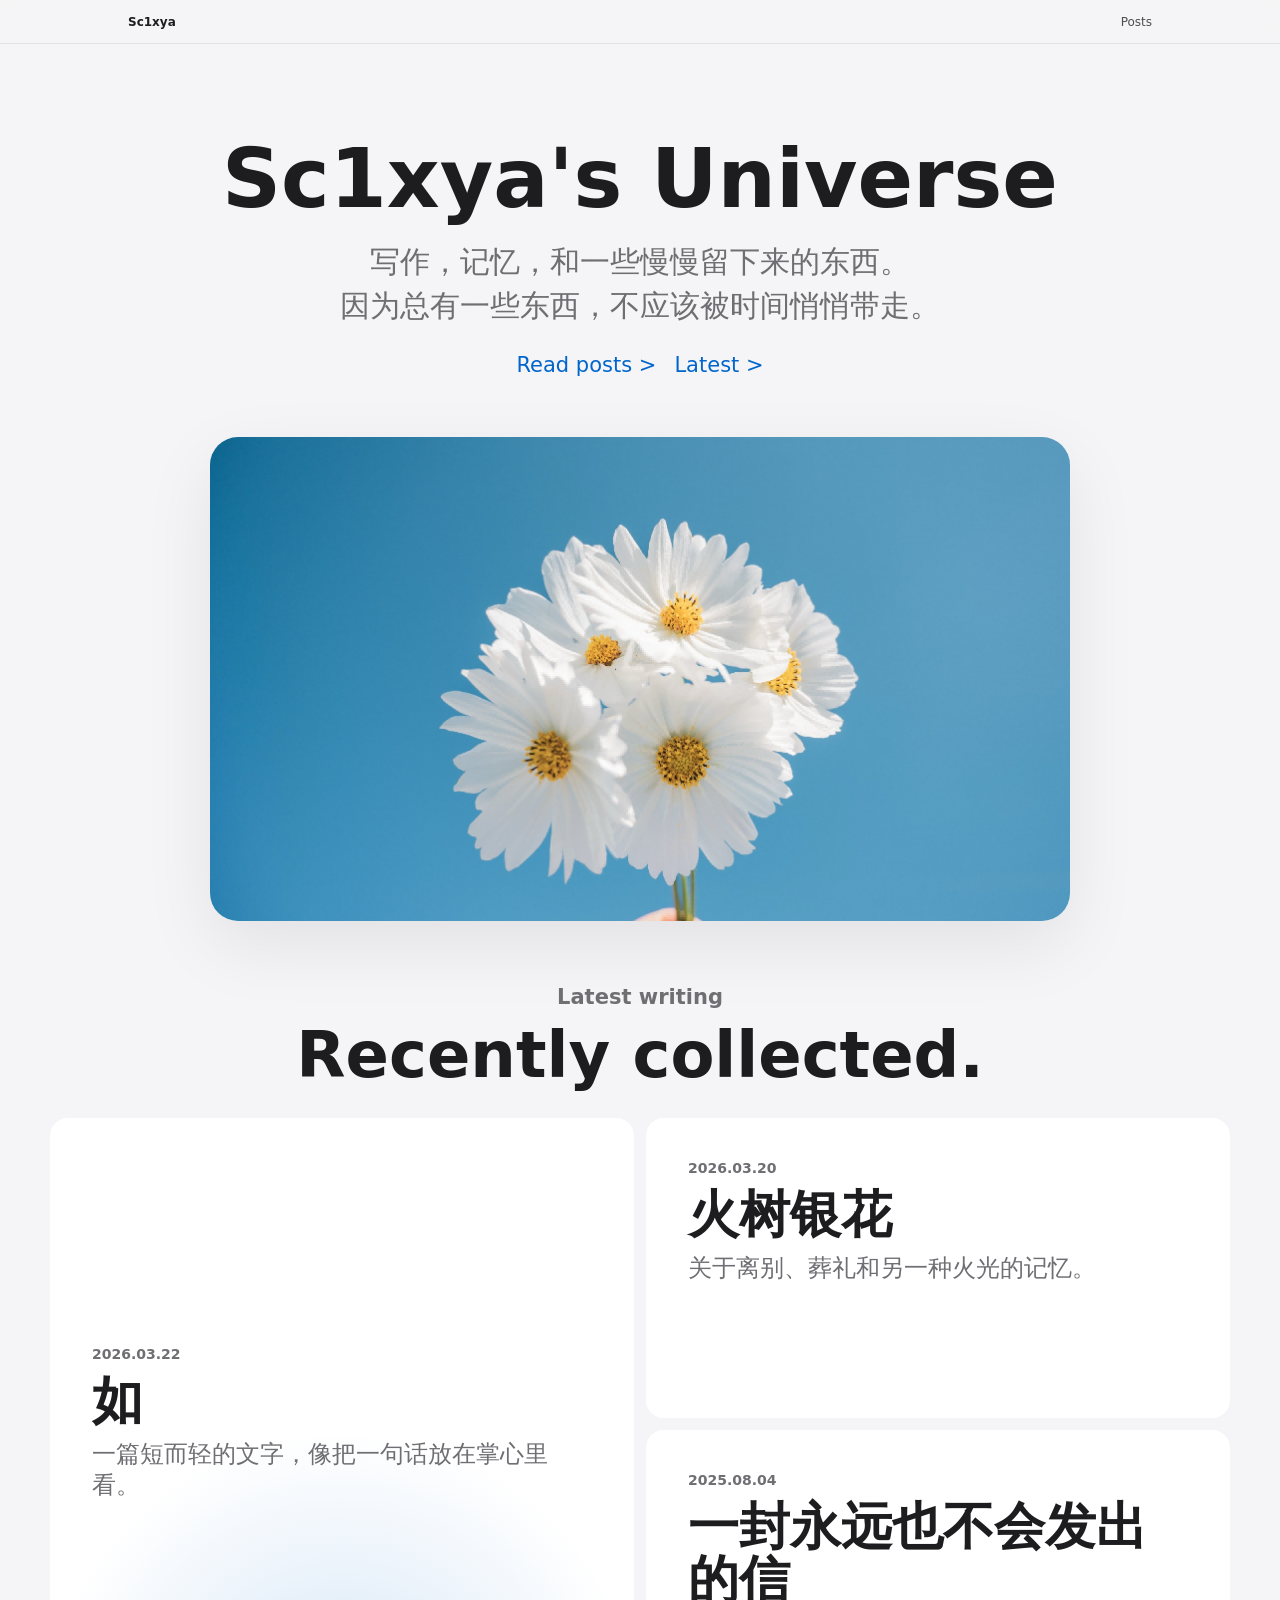
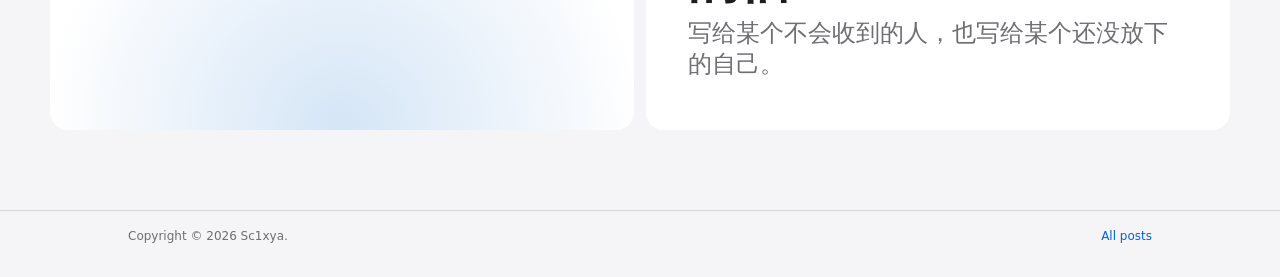
<file: index.html>
<!DOCTYPE html>
<html lang="zh-CN">
<head>
    <meta charset="UTF-8" />
    <meta name="viewport" content="width=device-width, initial-scale=1.0" />
    <title>Sc1xya's Universe</title>
    <link rel="icon" href="./html/pics/daisy.png" />
    <link rel="stylesheet" href="./css/index.css" />
</head>

<body>
    <header class="site-nav">
        <a class="brand" href="./index.html">Sc1xya</a>
        <nav aria-label="Primary navigation">
            <a href="./html/posts_black.html">Posts</a>
        </nav>
    </header>

    <main>
        <section class="hero" aria-labelledby="hero-title">
            <h1 class="eyebrow" id="hero-title">Sc1xya's Universe</h1>
            <div class="intro">
                <p>写作，记忆，和一些慢慢留下来的东西。</p>
                <p>因为总有一些东西，不应该被时间悄悄带走。</p>
            </div>
            <div class="actions">
                <a class="primary-link" href="./html/posts_black.html">Read posts</a>
                <a class="secondary-link" href="./html/post_black.html?id=%E7%81%AB%E6%A0%91%E9%93%B6%E8%8A%B1">Latest</a>
            </div>
            <figure class="hero-visual">
                <img src="./html/pics/daisy.png" alt="A small daisy in soft light" />
            </figure>
        </section>

        <section class="latest" aria-labelledby="latest-title">
            <div class="section-heading">
                <p class="eyebrow">Latest writing</p>
                <h2 id="latest-title">Recently collected.</h2>
            </div>

            <div class="post-grid">
                <a class="post-card feature" href="./html/post_black.html?id=%E5%A6%82">
                    <span class="post-date">2026.03.22</span>
                    <strong>如</strong>
                    <span>一篇短而轻的文字，像把一句话放在掌心里看。</span>
                </a>

                <a class="post-card" href="./html/post_black.html?id=%E7%81%AB%E6%A0%91%E9%93%B6%E8%8A%B1">
                    <span class="post-date">2026.03.20</span>
                    <strong>火树银花</strong>
                    <span>关于离别、葬礼和另一种火光的记忆。</span>
                </a>

                <a class="post-card" href="./html/post_black.html?id=%E4%B8%80%E5%B0%81%E6%B0%B8%E8%BF%9C%E4%B9%9F%E4%B8%8D%E4%BC%9A%E5%8F%91%E5%87%BA%E7%9A%84%E4%BF%A1">
                    <span class="post-date">2025.08.04</span>
                    <strong>一封永远也不会发出的信</strong>
                    <span>写给某个不会收到的人，也写给某个还没放下的自己。</span>
                </a>
            </div>
        </section>
    </main>

    <footer class="site-footer">
        <span>Copyright © 2026 Sc1xya.</span>
        <a href="./html/posts_black.html">All posts</a>
    </footer>
</body>
</html>
</file>
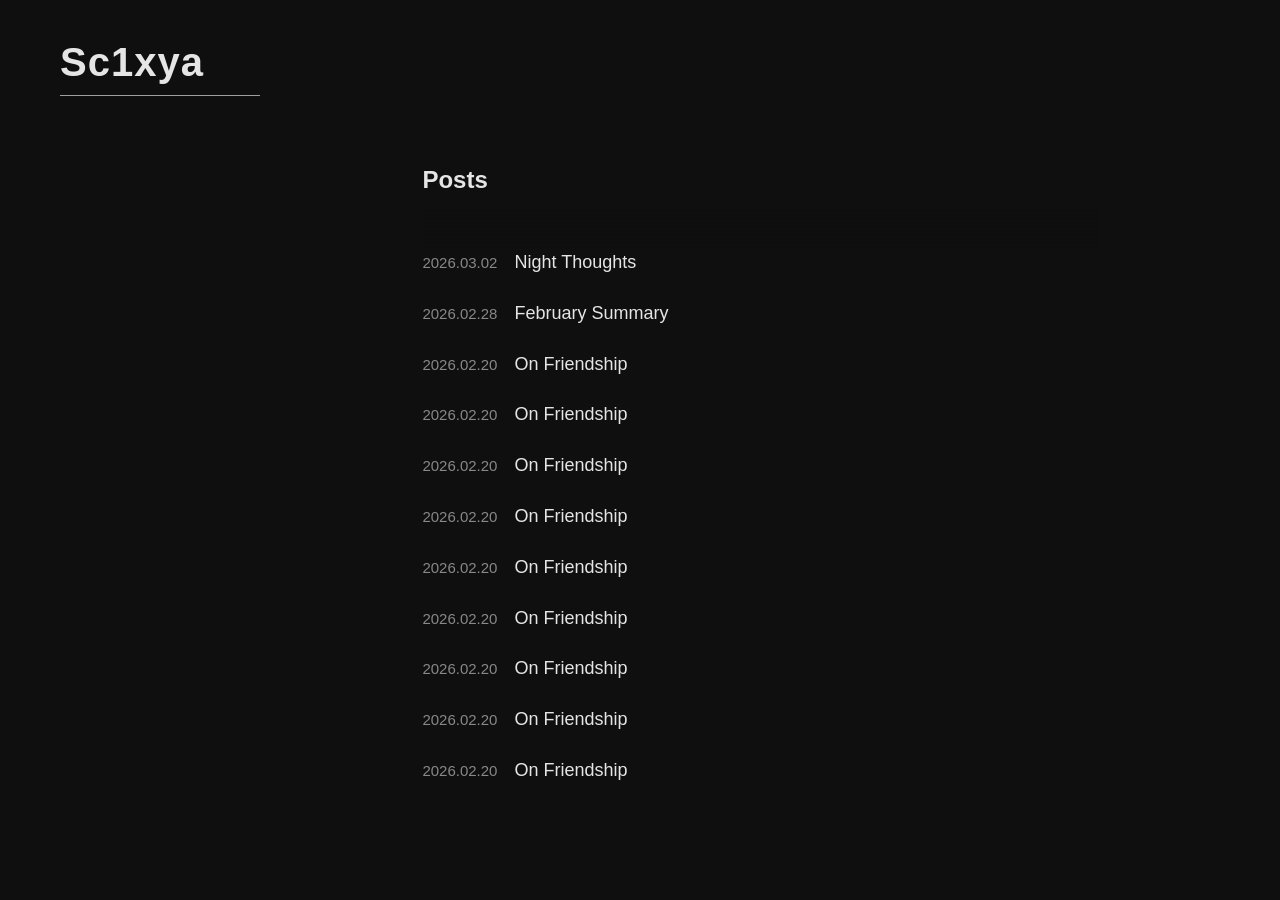
<file: posts_black.html>
<!DOCTYPE html>
<html lang="en">
<head>
  <meta charset="UTF-8" />
  <meta name="viewport" content="width=device-width, initial-scale=1.0" />
  <title>Posts — Sc1xya</title>
  <link rel="stylesheet" href="./posts.css" />
</head>

<body>
  <!-- 左上角固定标识 -->
  <header class="site-title">
    <h1><a href="./index.html" style="color:#e5e5e5; text-decoration:none;">Sc1xya</a></h1>
    <div class="line"></div>
  </header>

  <!-- 内容区 -->
  <main class="container">
    <h2>Posts</h2>

    <!-- 只有这里滚 -->
    <ul class="post-list">
      <li class="post-item">
        <span class="date">2026.03.02</span>
        <a href="./post.html?id=night-thoughts">Night Thoughts</a>
      </li>

      <li class="post-item">
        <span class="date">2026.02.28</span>
        <a href="./post.html?id=feb-summary">February Summary</a>
      </li>

      <li class="post-item">
        <span class="date">2026.02.20</span>
        <a href="./post.html?id=friendship">On Friendship</a>
      </li>

      <li class="post-item">
        <span class="date">2026.02.20</span>
        <a href="./post.html?id=friendship">On Friendship</a>
      </li>

      <li class="post-item">
        <span class="date">2026.02.20</span>
        <a href="./post.html?id=friendship">On Friendship</a>
      </li>

      <li class="post-item">
        <span class="date">2026.02.20</span>
        <a href="./post.html?id=friendship">On Friendship</a>
      </li>

      <li class="post-item">
        <span class="date">2026.02.20</span>
        <a href="./post.html?id=friendship">On Friendship</a>
      </li>

      <li class="post-item">
        <span class="date">2026.02.20</span>
        <a href="./post.html?id=friendship">On Friendship</a>
      </li>

      <li class="post-item">
        <span class="date">2026.02.20</span>
        <a href="./post.html?id=friendship">On Friendship</a>
      </li>

      <li class="post-item">
        <span class="date">2026.02.20</span>
        <a href="./post.html?id=friendship">On Friendship</a>
      </li>

      <li class="post-item">
        <span class="date">2026.02.20</span>
        <a href="./post.html?id=friendship">On Friendship</a>
      </li>

      <li class="post-item">
        <span class="date">2026.02.20</span>
        <a href="./post.html?id=friendship">On Friendship</a>
      </li>

      <li class="post-item">
        <span class="date">2026.02.20</span>
        <a href="./post.html?id=friendship">On Friendship</a>
      </li>

      <li class="post-item">
        <span class="date">2026.02.20</span>
        <a href="./post.html?id=friendship">On Friendship</a>
      </li>

      <li class="post-item">
        <span class="date">2026.02.20</span>
        <a href="./post.html?id=friendship">On Friendship</a>
      </li>

      <li class="post-item">
        <span class="date">2026.02.20</span>
        <a href="./post.html?id=friendship">On Friendship</a>
      </li>

      <li class="post-item">
        <span class="date">2026.02.20</span>
        <a href="./post.html?id=friendship">On Friendship</a>
      </li>

      <li class="post-item">
        <span class="date">2026.02.20</span>
        <a href="./post.html?id=friendship">On Friendship</a>
      </li>

      <li class="post-item">
        <span class="date">2026.02.20</span>
        <a href="./post.html?id=friendship">On Friendship</a>
      </li>

      <li class="post-item">
        <span class="date">2026.02.20</span>
        <a href="./post.html?id=friendship">On Friendship</a>
      </li>

      <li class="post-item">
        <span class="date">2026.02.20</span>
        <a href="./post.html?id=friendship">On Friendship</a>
      </li>

      <li class="post-item">
        <span class="date">2026.02.20</span>
        <a href="./post.html?id=friendship">On Friendship</a>
      </li>

      <!-- 你复制粘贴更多条目就行 -->
    </ul>
  </main>
</body>
</html>
</file>
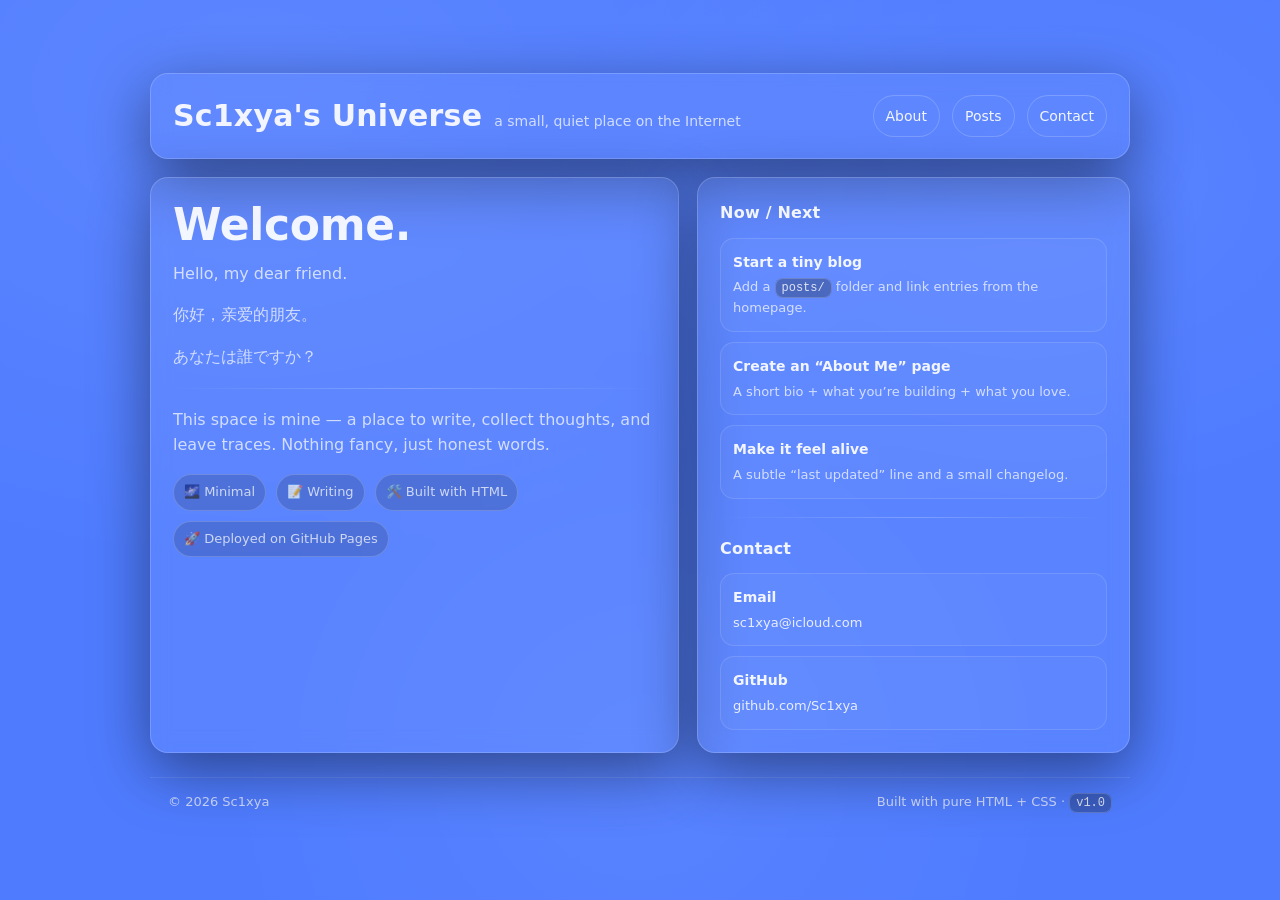
<file: test.html>
<!DOCTYPE html>
<html lang="en">
<head>
  <meta charset="UTF-8" />
  <meta name="viewport" content="width=device-width, initial-scale=1.0" />
  <title>Sc1xya's Universe</title>
  <link rel="stylesheet" href="style.css"/>
</head>

<body>
  <div class="wrap">
    <div class="container">

      <header>
        <div class="brand">
          <h1>Sc1xya's Universe</h1>
          <span class="tagline">a small, quiet place on the Internet</span>
        </div>

        <nav>
          <a class="pill" href="#about">About</a>
          <a class="pill" href="#posts">Posts</a>
          <a class="pill" href="#contact">Contact</a>
        </nav>
      </header>

      <main>
        <section class="card hero" id="about">
          <h2>Welcome.</h2>
          <p>Hello, my dear friend.</p>
          <p>你好，亲爱的朋友。</p>
          <p>あなたは誰ですか？</p>

          <div class="divider"></div>

          <p>
            This space is mine — a place to write, collect thoughts, and leave traces.
            Nothing fancy, just honest words.
          </p>

          <div class="meta">
            <span class="chip">🌌 Minimal</span>
            <span class="chip">📝 Writing</span>
            <span class="chip">🛠️ Built with HTML</span>
            <span class="chip">🚀 Deployed on GitHub Pages</span>
          </div>
        </section>

        <aside class="card" id="posts">
          <h3 class="section-title">Now / Next</h3>
          <ul class="clean">
            <li class="item">
              <div class="title">Start a tiny blog</div>
              <div class="desc">Add a <span class="kbd">posts/</span> folder and link entries from the homepage.</div>
            </li>
            <li class="item">
              <div class="title">Create an “About Me” page</div>
              <div class="desc">A short bio + what you’re building + what you love.</div>
            </li>
            <li class="item">
              <div class="title">Make it feel alive</div>
              <div class="desc">A subtle “last updated” line and a small changelog.</div>
            </li>
          </ul>

          <div class="divider"></div>

          <h3 class="section-title" id="contact">Contact</h3>
          <ul class="clean">
            <li class="item">
              <div class="title">Email</div>
              <div class="desc"><a href="mailto:sc1xya@icloud.com">sc1xya@icloud.com</a></div>
            </li>
            <li class="item">
              <div class="title">GitHub</div>
              <div class="desc"><a href="https://github.com/Sc1xya" target="_blank" rel="noreferrer">github.com/Sc1xya</a></div>
            </li>
          </ul>
        </aside>
      </main>

      <footer>
        <div>© <span id="year"></span> Sc1xya</div>
        <div>Built with pure HTML + CSS · <span class="kbd">v1.0</span></div>
      </footer>

    </div>
  </div>

  <script>
    // Update year automatically
    document.getElementById("year").textContent = new Date().getFullYear();
  </script>
</body>
</html>
</file>
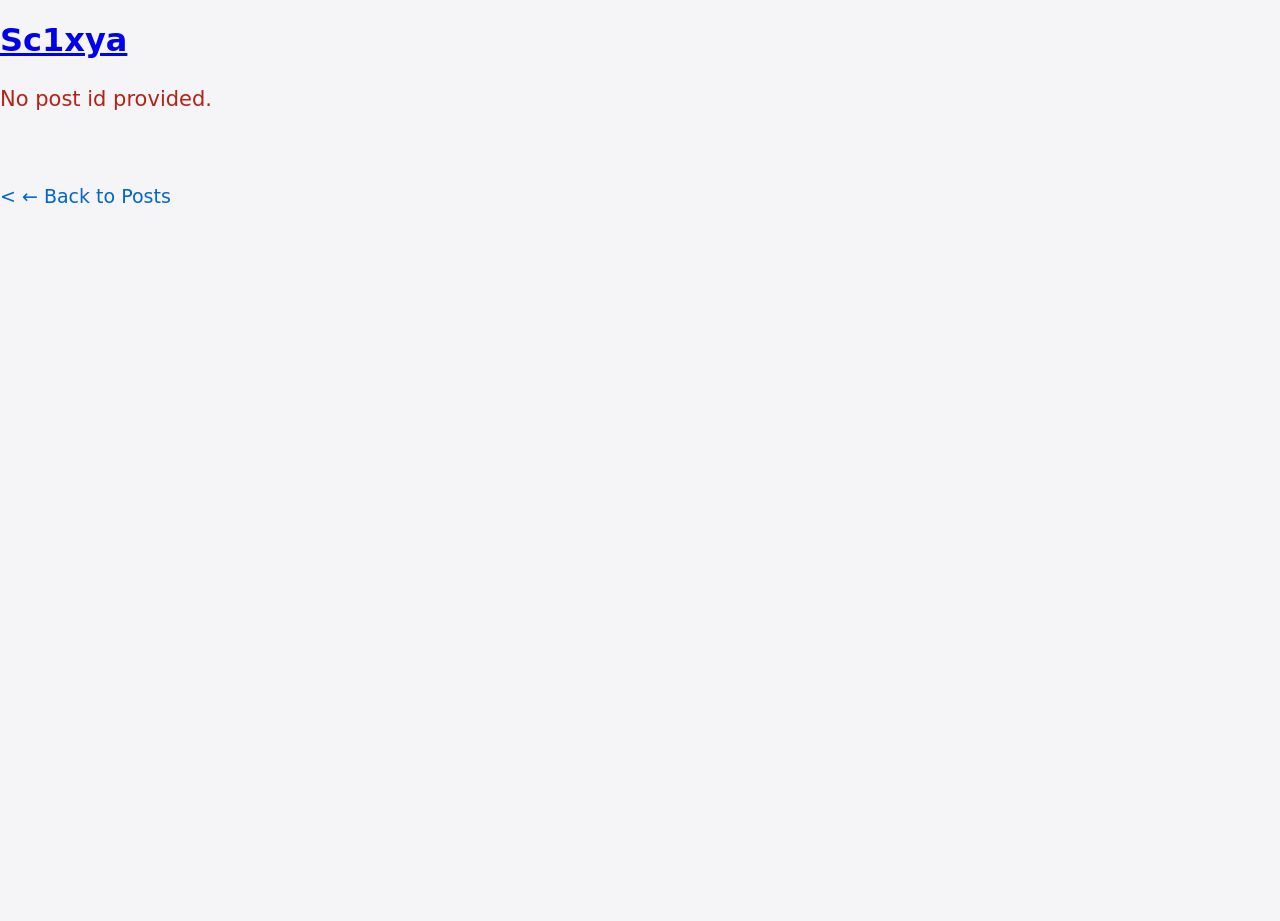
<file: html/post.html>
<!DOCTYPE html>
<html lang="en">
<head>
    <meta charset="UTF-8">
    <meta name="viewport" content="width=device-width, initial-scale=1.0">
    <title>Post — Sc1xya</title>
    <link rel="stylesheet" href="../css/post.css" />
</head>

<body>
    <div class="site-title">
        <h1><a href="../index.html">Sc1xya</a></h1>
        <div class="line"></div>
    </div>

    <div class="container">
        <div class="markdown-body" id="content"></div>
        <a class="back-link" href="./posts_black.html">← Back to Posts</a>
    </div>

    <!-- Markdown 解析库 -->
    <script src="../js/marked.min.js"></script>

    <script>
        const params = new URLSearchParams(window.location.search);
        const id = params.get("id");

        const contentEl = document.getElementById("content");

        async function loadPost() {
            if (!id) {
                contentEl.innerHTML = '<p class="error">No post id provided.</p>';
                return;
            }

            try {
                const response = await fetch(`./posts/${id}.md`);
                if (!response.ok) {
                    throw new Error("Post not found");
                }

                const markdown = await response.text();
                const html = marked.parse(markdown);
                contentEl.innerHTML = html;

                const titleEl = contentEl.querySelector("h1, h2, h3");
                if (titleEl) {
                    document.title = `${titleEl.textContent} — Sc1xya`;
                }
            } catch (error) {
                contentEl.innerHTML = `
                    <p class="error">This post could not be loaded.</p>
                    <p class="error">Please check whether the markdown file exists.</p>
                `;
            }
        }

        loadPost();

        document.addEventListener("copy", function(e) {
            const selection = window.getSelection().toString().trim();

            // 少于10个字符就不加
            if (!selection || selection.length < 10) return;

            const extra = "\n\n—— 来自 Sc1xya's Universe\nhttps://sc1xya.github.io/";

            e.clipboardData.setData("text/plain", selection + extra);
            e.preventDefault();
        });
    </script>
</body>
</html>
</file>
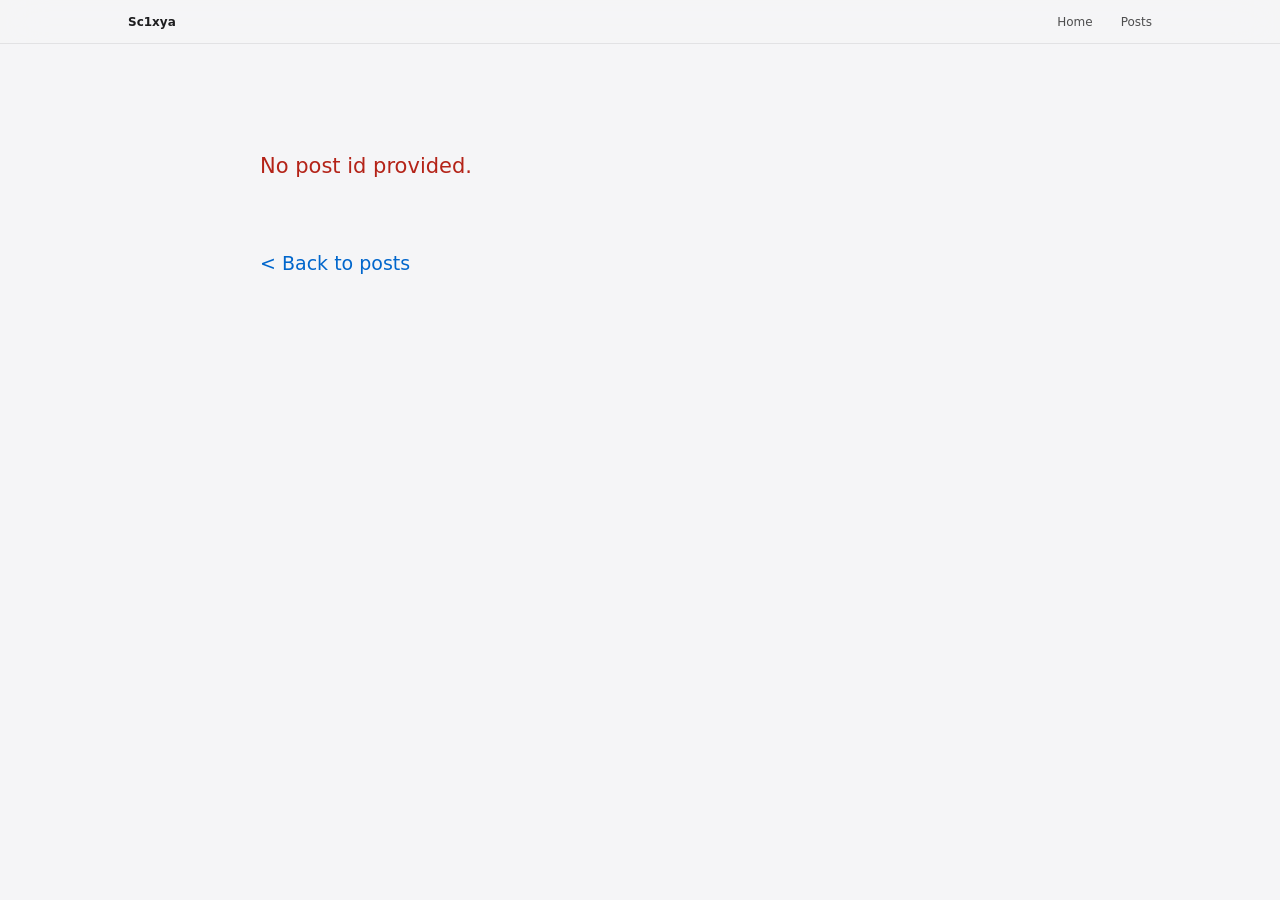
<file: html/post_black.html>
<!DOCTYPE html>
<html lang="zh-CN">
<head>
    <meta charset="UTF-8" />
    <meta name="viewport" content="width=device-width, initial-scale=1.0" />
    <title>Post — Sc1xya</title>
    <link rel="icon" href="./pics/daisy.png" />
    <link rel="stylesheet" href="../css/post.css" />
</head>

<body>
    <header class="site-nav">
        <a class="brand" href="../index.html">Sc1xya</a>
        <nav aria-label="Primary navigation">
            <a href="../index.html">Home</a>
            <a href="./posts_black.html">Posts</a>
        </nav>
    </header>

    <main class="reading-shell">
        <article class="markdown-body" id="content"></article>
        <a class="back-link" href="./posts_black.html">Back to posts</a>
    </main>

    <script src="../js/marked.min.js"></script>

    <script>
        const params = new URLSearchParams(window.location.search);
        const id = params.get("id");
        const contentEl = document.getElementById("content");

        async function loadPost() {
            if (!id) {
                contentEl.innerHTML = '<p class="error">No post id provided.</p>';
                return;
            }

            if (window.location.protocol === "file:") {
                contentEl.innerHTML = `
                    <p class="error">This post cannot be loaded from a local file path.</p>
                    <p class="error">Please open the site through a published URL or a local static server.</p>
                `;
                return;
            }

            try {
                const postPath = `./posts/${encodeURIComponent(id)}.md`;
                const response = await fetch(postPath);
                if (!response.ok) {
                    throw new Error("Post not found");
                }

                const markdown = await response.text();
                contentEl.innerHTML = marked.parse(markdown);

                const titleEl = contentEl.querySelector("h1, h2, h3");
                if (titleEl) {
                    document.title = `${titleEl.textContent} — Sc1xya`;
                }
            } catch (error) {
                contentEl.innerHTML = `
                    <p class="error">This post could not be loaded.</p>
                    <p class="error">Please check whether the markdown file exists.</p>
                `;
            }
        }

        loadPost();

        document.addEventListener("copy", function(e) {
            const selection = window.getSelection().toString().trim();
            if (!selection || selection.length < 10) return;

            const extra = "\n\n—— 来自 Sc1xya's Universe";
            e.clipboardData.setData("text/plain", selection + extra);
            e.preventDefault();
        });
    </script>
</body>
</html>
</file>
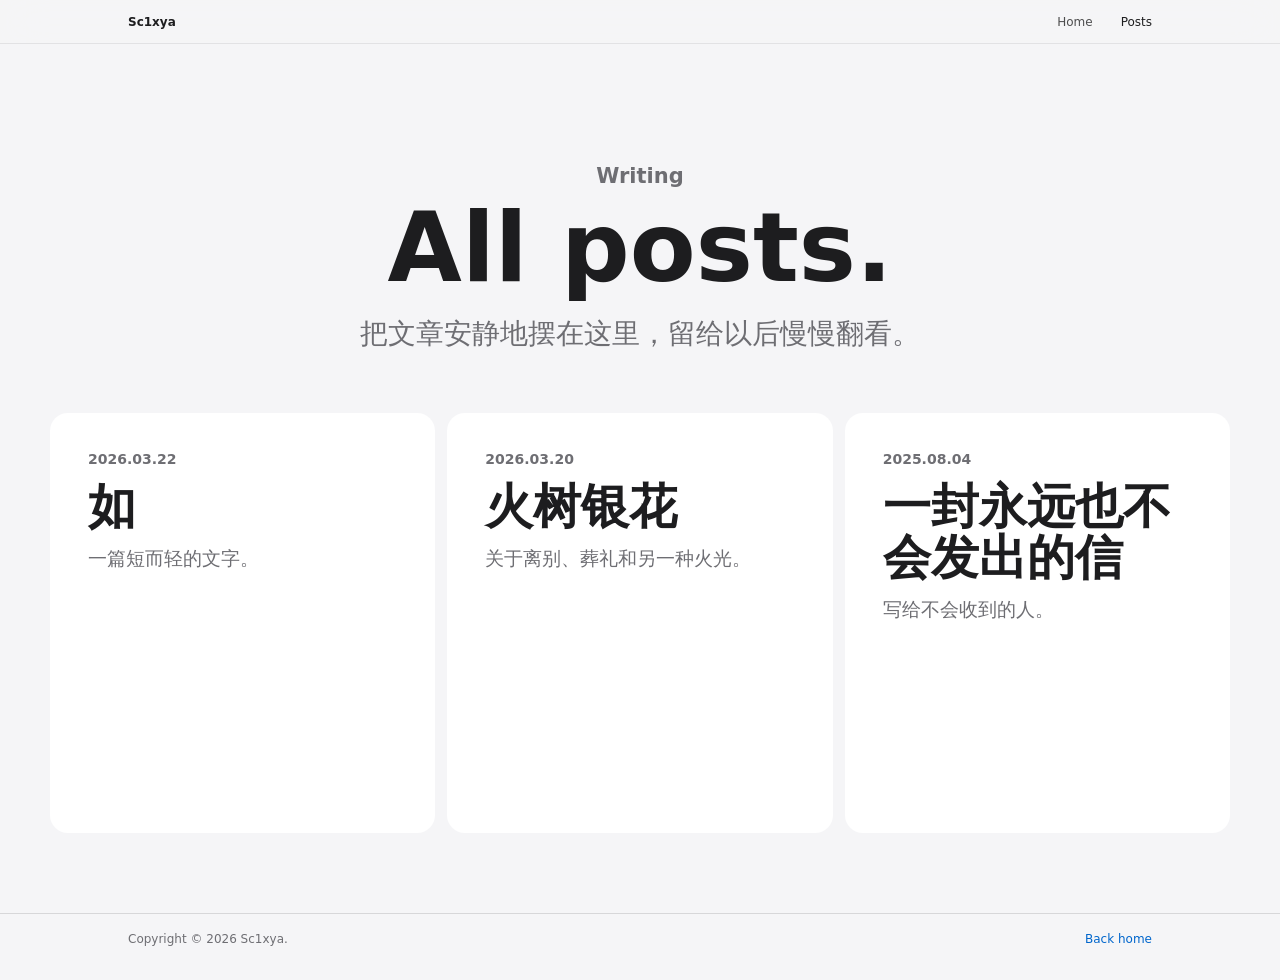
<file: html/posts_black.html>
<!DOCTYPE html>
<html lang="zh-CN">
<head>
    <meta charset="UTF-8" />
    <meta name="viewport" content="width=device-width, initial-scale=1.0" />
    <title>Posts — Sc1xya</title>
    <link rel="icon" href="./pics/daisy.png" />
    <link rel="stylesheet" href="../css/posts_black.css" />
</head>

<body>
    <header class="site-nav">
        <a class="brand" href="../index.html">Sc1xya</a>
        <nav aria-label="Primary navigation">
            <a href="../index.html">Home</a>
            <a aria-current="page" href="./posts_black.html">Posts</a>
        </nav>
    </header>

    <main>
        <section class="page-hero" aria-labelledby="posts-title">
            <p class="eyebrow">Writing</p>
            <h1 id="posts-title">All posts.</h1>
            <p>把文章安静地摆在这里，留给以后慢慢翻看。</p>
        </section>

        <section class="post-section" aria-label="Post list">
            <ul class="post-list">
                <li class="post-item">
                    <a href="./post_black.html?id=%E5%A6%82">
                        <span class="date">2026.03.22</span>
                        <strong>如</strong>
                        <span>一篇短而轻的文字。</span>
                    </a>
                </li>

                <li class="post-item">
                    <a href="./post_black.html?id=%E7%81%AB%E6%A0%91%E9%93%B6%E8%8A%B1">
                        <span class="date">2026.03.20</span>
                        <strong>火树银花</strong>
                        <span>关于离别、葬礼和另一种火光。</span>
                    </a>
                </li>

                <li class="post-item">
                    <a href="./post_black.html?id=%E4%B8%80%E5%B0%81%E6%B0%B8%E8%BF%9C%E4%B9%9F%E4%B8%8D%E4%BC%9A%E5%8F%91%E5%87%BA%E7%9A%84%E4%BF%A1">
                        <span class="date">2025.08.04</span>
                        <strong>一封永远也不会发出的信</strong>
                        <span>写给不会收到的人。</span>
                    </a>
                </li>
            </ul>
        </section>
    </main>

    <footer class="site-footer">
        <span>Copyright © 2026 Sc1xya.</span>
        <a href="../index.html">Back home</a>
    </footer>
</body>
</html>
</file>
<file: css/index.css>
:root {
    color-scheme: light;
    --page: #f5f5f7;
    --surface: #ffffff;
    --surface-soft: #fbfbfd;
    --text: #1d1d1f;
    --muted: #6e6e73;
    --line: rgba(0, 0, 0, 0.12);
    --blue: #06c;
    --blue-hover: #0077ed;
    --shadow: 0 24px 70px rgba(0, 0, 0, 0.08);
}

* {
    box-sizing: border-box;
}

html {
    background: var(--page);
    scroll-behavior: smooth;
}

body {
    min-height: 100vh;
    margin: 0;
    color: var(--text);
    background: var(--page);
    font-family: system-ui, sans-serif;
    letter-spacing: 0;
}

a {
    color: inherit;
}

.site-nav {
    position: sticky;
    top: 0;
    z-index: 20;
    display: flex;
    align-items: center;
    justify-content: space-between;
    height: 44px;
    padding: 0 max(22px, calc((100vw - 1024px) / 2));
    background: rgba(245, 245, 247, 0.78);
    border-bottom: 1px solid rgba(0, 0, 0, 0.08);
    backdrop-filter: saturate(180%) blur(20px);
}

.brand,
.site-nav a {
    font-size: 12px;
    text-decoration: none;
}

.brand {
    font-weight: 700;
}

.site-nav nav {
    display: flex;
    gap: 28px;
}

.site-nav nav a {
    color: rgba(29, 29, 31, 0.78);
}

.site-nav nav a:hover,
.site-nav nav a:focus-visible {
    color: var(--text);
    outline: none;
}

.hero {
    display: grid;
    align-content: start;
    justify-items: center;
    padding: clamp(58px, 8vw, 92px) 24px 24px;
    text-align: center;
}

.hero .eyebrow {
    max-width: 900px;
    margin: 0;
    color: var(--text);
    font-size: clamp(42px, 7vw, 82px);
    font-weight: 700;
    line-height: 1.05;
}

.section-heading .eyebrow {
    margin: 0 0 12px;
    color: var(--muted);
    font-size: 21px;
    font-weight: 600;
    line-height: 1.2;
}

.intro {
    max-width: 620px;
    margin: 22px 0 0;
    color: var(--muted);
    font-size: clamp(21px, 3vw, 30px);
    font-weight: 500;
    line-height: 1.2;
}

.intro p {
    margin: 0;
}

.intro p + p {
    margin-top: 8px;
}

.actions {
    display: flex;
    flex-wrap: wrap;
    justify-content: center;
    gap: 18px;
    margin-top: 28px;
}

.primary-link,
.secondary-link {
    color: var(--blue);
    font-size: 21px;
    line-height: 1.3;
    text-decoration: none;
}

.primary-link::after,
.secondary-link::after {
    content: " >";
}

.primary-link:hover,
.primary-link:focus-visible,
.secondary-link:hover,
.secondary-link:focus-visible,
.site-footer a:hover,
.site-footer a:focus-visible {
    color: var(--blue-hover);
    outline: none;
}

.hero-visual {
    width: min(860px, 100%);
    margin: clamp(34px, 6vw, 58px) 0 0;
}

.hero-visual img {
    display: block;
    width: 100%;
    aspect-ratio: 16 / 9;
    object-fit: cover;
    border-radius: 28px;
    box-shadow: var(--shadow);
}

.latest {
    display: grid;
    gap: 28px;
    padding: 40px max(18px, calc((100vw - 1180px) / 2)) 80px;
}

.section-heading {
    text-align: center;
}

.section-heading h2 {
    margin: 0;
    font-size: clamp(34px, 5vw, 64px);
    line-height: 1.05;
}

.post-grid {
    display: grid;
    grid-template-columns: repeat(2, minmax(0, 1fr));
    gap: 12px;
}

.post-card {
    min-height: 300px;
    display: flex;
    flex-direction: column;
    justify-content: flex-start;
    gap: 12px;
    padding: clamp(24px, 4vw, 42px);
    overflow: hidden;
    border-radius: 18px;
    background: var(--surface);
    color: var(--text);
    text-decoration: none;
    transition: transform 180ms ease, box-shadow 180ms ease;
}

.post-card.feature {
    grid-row: span 2;
    justify-content: center;
    min-height: 612px;
    background:
        radial-gradient(circle at 50% 100%, rgba(0, 102, 204, 0.17), transparent 44%),
        var(--surface);
}

.post-card:hover,
.post-card:focus-visible {
    transform: translateY(-4px);
    box-shadow: var(--shadow);
    outline: none;
}

.post-date {
    color: var(--muted);
    font-size: 14px;
    font-weight: 600;
}

.post-card strong {
    font-size: clamp(32px, 4vw, 56px);
    line-height: 1.04;
}

.post-card span:last-child {
    max-width: 520px;
    color: var(--muted);
    font-size: clamp(17px, 2vw, 24px);
    line-height: 1.3;
}

.site-footer {
    display: flex;
    justify-content: space-between;
    gap: 16px;
    padding: 18px max(22px, calc((100vw - 1024px) / 2)) 34px;
    border-top: 1px solid var(--line);
    color: var(--muted);
    font-size: 12px;
}

.site-footer a {
    color: var(--blue);
    text-decoration: none;
}

@media (max-width: 760px) {
    .site-nav {
        padding: 0 18px;
    }

    .site-nav nav {
        gap: 18px;
    }

    .hero {
        min-height: auto;
        padding-top: 52px;
    }

    .hero-visual img {
        border-radius: 18px;
    }

    .post-grid {
        grid-template-columns: 1fr;
    }

    .post-card,
    .post-card.feature {
        min-height: 280px;
    }

    .site-footer {
        flex-direction: column;
        padding-inline: 18px;
    }
}
</file>
<file: posts.css>
html, body {
    margin: 0;
    padding: 0;
    background: #0f0f0f;
    color: #e5e5e5;
    font-family: -apple-system, BlinkMacSystemFont,
                    "SF Pro Display", "Helvetica Neue",
                    sans-serif;
}

/* 左上角标识 */
.site-title {
    position: fixed;
    top: 40px;
    left: 60px;
}

.site-title h1 {
    font-size: 40px;
    font-weight: 650;
    margin: 0;
    letter-spacing: 1px;
}

.site-title .line {
    width: 200px;
    height: 1px;
    background: rgba(255,255,255,0.6);
    margin-top: 10px;
}

/* 内容区 */
.container {
    max-width: 680px;
    margin-top: 160px;
    margin-bottom: 120px;
    margin-left: 33vw;
}

h2 {
    font-size: 24px;
    font-weight: 650;
    margin-bottom: 40px;
}

.post-list {
    list-style: none;
    padding: 0;
    margin: 0;
}

.post-item {
    margin-bottom: 22px;
    font-size: 18px;
    line-height: 1.6;
}

.post-item a {
    text-decoration: none;
    color: #e5e5e5;
    transition: opacity 0.2s ease;
}

.post-item a:hover {
    opacity: 0.5;
}

.date {
    color: #888;
    margin-right: 12px;
    font-size: 15px;
}

/* ====== 追加：让页面“标题固定 + 列表滚动 + 渐隐” ====== */

/* 让页面本身不滚（只滚列表），避免 Posts 被卷走 */
html, body {
    height: 100%;
    overflow: hidden;
}

/* 内容区：给一个“视口高度”以便内部滚动 */
.container {
    height: calc(100vh - 160px - 120px); /* 对应你的 margin-top / margin-bottom */
    overflow: hidden; /* 关键：外层不滚 */
}

/* Posts 标题固定在 container 顶部 */
.container h2 {
    position: sticky;
    top: 0;
    z-index: 5;

    /* 背景盖住下面滚动内容（否则标题上会透出文字） */
    background: #0f0f0f;
    padding-top: 6px;
    padding-bottom: 14px;
    margin-top: 0; /* 避免 sticky 产生奇怪的跳动 */
}

/* 渐隐遮罩：让列表滚上来时“消失在 Posts 下面” */
.container h2::after {
    content: "";
    position: absolute;
    left: 0;
    right: 0;
    top: 100%;
    height: 40px;
    pointer-events: none;

    background: linear-gradient(
        to bottom,
        rgba(15, 15, 15, 1),
        rgba(15, 15, 15, 0)
    );
}

/* 只有列表滚动 */
.post-list {
    height: calc(100% - 70px); /* 给 h2 留空间（70px 可微调） */
    overflow-y: auto;
    padding-right: 6px; /* 给滚动条留点呼吸 */
    -webkit-overflow-scrolling: touch;
}

/* 可选：滚动条更干净一点（不影响功能） */
.post-list::-webkit-scrollbar {
    width: 8px;
}
.post-list::-webkit-scrollbar-thumb {
    background: rgba(255,255,255,0.18);
    border-radius: 999px;
}
.post-list::-webkit-scrollbar-track {
    background: transparent;
}
</file>
<file: style.css>
:root {
    --bg: #4f7cff;
    --card: rgba(255, 255, 255, 0.06);
    --text: rgba(255, 255, 255, 0.92);
    --muted: rgba(255, 255, 255, 0.72);
    --faint: rgba(255, 255, 255, 0.18);
    --accent: rgba(255, 255, 255, 0.85);
    --shadow: 0 18px 60px rgba(0, 0, 0, 0.45);
    --radius: 18px;
}

* { box-sizing: border-box; }

html, body {
    height: 100%;
    margin: 0;
    padding: 0;
}

body {
    color: var(--text);
    background: radial-gradient(1200px 800px at 20% 10%, rgba(255,255,255,0.08), transparent 60%),
                radial-gradient(900px 600px at 80% 20%, rgba(255,255,255,0.06), transparent 55%),
                radial-gradient(700px 700px at 50% 85%, rgba(255,255,255,0.05), transparent 60%),
                var(--bg);
    font-family: ui-sans-serif, system-ui, -apple-system, "SF Pro Text", "Segoe UI", Roboto, Helvetica, Arial, "Noto Sans", "PingFang SC", "Hiragino Sans GB", "Microsoft YaHei", sans-serif;
    line-height: 1.6;
    overflow-x: hidden;
}

a {
    color: var(--accent);
    text-decoration: none;
    border-bottom: 1px solid transparent;
    transition: border-color 160ms ease, opacity 160ms ease;
}
a:hover { border-color: var(--faint); opacity: 0.92; }

.wrap {
    min-height: 100%;
    display: grid;
    place-items: center;
    padding: 40px 18px;
}

.container {
    width: min(980px, 100%);
    display: grid;
    gap: 18px;
}

header {
    display: flex;
    align-items: center;
    justify-content: space-between;
    gap: 16px;
    padding: 18px 22px;
    border: 1px solid var(--faint);
    border-radius: var(--radius);
    background: rgba(255, 255, 255, 0.03);
    backdrop-filter: blur(10px);
    box-shadow: var(--shadow);
}

.brand {
    display: flex;
    align-items: baseline;
    gap: 12px;
    flex-wrap: wrap;
}

.brand h1 {
    margin: 0;
    font-size: clamp(22px, 2.6vw, 30px);
    letter-spacing: 0.2px;
}

.brand .tagline {
    color: var(--muted);
    font-size: 14px;
}

nav {
    display: flex;
    gap: 12px;
    flex-wrap: wrap;
    justify-content: flex-end;
}

.pill {
    display: inline-flex;
    align-items: center;
    gap: 8px;
    padding: 9px 12px;
    border-radius: 999px;
    border: 1px solid var(--faint);
    background: rgba(255, 255, 255, 0.02);
    font-size: 14px;
    color: var(--text);

    /* 加一点平滑过渡 */
    transition: 
        transform 120ms ease,
        background 160ms ease,
        border-color 160ms ease,
        box-shadow 200ms ease;
}

.pill:hover {
    transform: translateY(-2px);
    background: rgba(255, 255, 255, 0.05);
    border-color: rgba(79, 124, 255, 0.6);

    /* 蓝色发光 */
    box-shadow: 
        0 0 12px rgba(79, 124, 255, 0.4),
        0 0 24px rgba(79, 124, 255, 0.25);
}

main {
    display: grid;
    grid-template-columns: 1.1fr 0.9fr;
    gap: 18px;
}

@media (max-width: 860px) {
    main { grid-template-columns: 1fr; }
    nav { justify-content: flex-start; }
}

.card {
    padding: 22px;
    border-radius: var(--radius);
    border: 1px solid var(--faint);
    background: var(--card);
    backdrop-filter: blur(10px);
    box-shadow: var(--shadow);
}

.hero h2 {
    margin: 0 0 10px;
    font-size: clamp(28px, 4vw, 44px);
    line-height: 1.15;
    letter-spacing: -0.3px;
}

.hero p {
    margin: 0 0 16px;
    color: var(--muted);
    font-size: 16px;
}

.divider {
    height: 1px;
    background: linear-gradient(90deg, transparent, rgba(255,255,255,0.22), transparent);
    margin: 18px 0;
}

.meta {
    display: flex;
    flex-wrap: wrap;
    gap: 10px;
    margin-top: 10px;
}

.chip {
    display: inline-flex;
    align-items: center;
    gap: 8px;
    padding: 7px 10px;
    border-radius: 999px;
    border: 1px solid var(--faint);
    background: rgba(0,0,0,0.15);
    color: var(--muted);
    font-size: 13px;
}

.section-title {
    margin: 0 0 12px;
    font-size: 16px;
    letter-spacing: 0.2px;
    color: var(--text);
}

ul.clean {
    list-style: none;
    padding: 0;
    margin: 0;
    display: grid;
    gap: 10px;
}

.item {
    display: grid;
    gap: 4px;
    padding: 12px 12px;
    border-radius: 14px;
    border: 1px solid rgba(255,255,255,0.12);
    background: rgba(255,255,255,0.03);
}

.item .title {
    font-weight: 600;
    font-size: 14px;
}
.item .desc {
    color: var(--muted);
    font-size: 13px;
}

footer {
    padding: 14px 18px;
    display: flex;
    justify-content: space-between;
    align-items: center;
    gap: 12px;
    flex-wrap: wrap;
    color: var(--muted);
    font-size: 13px;
    border-top: 1px solid rgba(255,255,255,0.10);
    margin-top: 6px;
}

.kbd {
    font-family: ui-monospace, SFMono-Regular, Menlo, Monaco, Consolas, "Liberation Mono", "Courier New", monospace;
    font-size: 12px;
    padding: 2px 6px;
    border-radius: 8px;
    border: 1px solid rgba(255,255,255,0.18);
    background: rgba(0,0,0,0.25);
    color: rgba(255,255,255,0.82);
}
</file>
<file: css/post.css>
:root {
    color-scheme: light;
    --page: #f5f5f7;
    --surface: #ffffff;
    --text: #1d1d1f;
    --body: #424245;
    --muted: #6e6e73;
    --line: rgba(0, 0, 0, 0.12);
    --blue: #06c;
    --blue-hover: #0077ed;
}

* {
    box-sizing: border-box;
}

html {
    background: var(--page);
}

body {
    min-height: 100vh;
    margin: 0;
    color: var(--text);
    background: var(--page);
    font-family: system-ui, sans-serif;
    letter-spacing: 0;
}

.site-nav {
    position: sticky;
    top: 0;
    z-index: 20;
    display: flex;
    align-items: center;
    justify-content: space-between;
    height: 44px;
    padding: 0 max(22px, calc((100vw - 1024px) / 2));
    background: rgba(245, 245, 247, 0.78);
    border-bottom: 1px solid rgba(0, 0, 0, 0.08);
    backdrop-filter: saturate(180%) blur(20px);
}

.brand,
.site-nav a {
    font-size: 12px;
    text-decoration: none;
}

.brand {
    color: var(--text);
    font-weight: 700;
}

.site-nav nav {
    display: flex;
    gap: 28px;
}

.site-nav nav a {
    color: rgba(29, 29, 31, 0.78);
}

.site-nav nav a:hover,
.site-nav nav a:focus-visible {
    color: var(--text);
    outline: none;
}

.reading-shell {
    width: min(760px, calc(100% - 44px));
    margin: 0 auto;
    padding: clamp(58px, 9vw, 104px) 0 86px;
}

.markdown-body {
    color: var(--body);
    font-size: clamp(18px, 2vw, 21px);
    line-height: 1.78;
}

.markdown-body h1,
.markdown-body h2,
.markdown-body h3 {
    color: var(--text);
    line-height: 1.08;
}

.markdown-body h1 {
    margin: 0 0 34px;
    font-size: clamp(44px, 8vw, 80px);
}

.markdown-body h2 {
    margin: 58px 0 20px;
    font-size: clamp(30px, 5vw, 48px);
}

.markdown-body h3 {
    margin: 42px 0 16px;
    font-size: clamp(24px, 3vw, 32px);
}

.markdown-body p {
    margin: 0 0 1.35em;
}

.markdown-body a {
    color: var(--blue);
    text-decoration: none;
}

.markdown-body a:hover,
.markdown-body a:focus-visible {
    color: var(--blue-hover);
    outline: none;
}

.markdown-body blockquote {
    margin: 34px 0;
    padding: 2px 0 2px 22px;
    border-left: 3px solid var(--line);
    color: var(--muted);
}

.markdown-body code {
    padding: 0.12em 0.32em;
    border-radius: 6px;
    background: rgba(0, 0, 0, 0.06);
    font-size: 0.9em;
}

.error {
    color: #b42318;
}

.back-link {
    display: inline-block;
    margin-top: 38px;
    color: var(--blue);
    font-size: 19px;
    text-decoration: none;
}

.back-link::before {
    content: "< ";
}

.back-link:hover,
.back-link:focus-visible {
    color: var(--blue-hover);
    outline: none;
}

@media (max-width: 640px) {
    .site-nav {
        padding: 0 18px;
    }

    .site-nav nav {
        gap: 18px;
    }
}
</file>
<file: css/posts_black.css>
:root {
    color-scheme: light;
    --page: #f5f5f7;
    --surface: #ffffff;
    --text: #1d1d1f;
    --muted: #6e6e73;
    --line: rgba(0, 0, 0, 0.12);
    --blue: #06c;
    --blue-hover: #0077ed;
    --shadow: 0 24px 70px rgba(0, 0, 0, 0.08);
}

* {
    box-sizing: border-box;
}

html {
    background: var(--page);
}

body {
    min-height: 100vh;
    margin: 0;
    color: var(--text);
    background: var(--page);
    font-family: system-ui, sans-serif;
    letter-spacing: 0;
}

.site-nav {
    position: sticky;
    top: 0;
    z-index: 20;
    display: flex;
    align-items: center;
    justify-content: space-between;
    height: 44px;
    padding: 0 max(22px, calc((100vw - 1024px) / 2));
    background: rgba(245, 245, 247, 0.78);
    border-bottom: 1px solid rgba(0, 0, 0, 0.08);
    backdrop-filter: saturate(180%) blur(20px);
}

.brand,
.site-nav a {
    font-size: 12px;
    text-decoration: none;
}

.brand {
    color: var(--text);
    font-weight: 700;
}

.site-nav nav {
    display: flex;
    gap: 28px;
}

.site-nav nav a {
    color: rgba(29, 29, 31, 0.78);
}

.site-nav nav a:hover,
.site-nav nav a:focus-visible,
.site-nav nav a[aria-current="page"] {
    color: var(--text);
    outline: none;
}

.page-hero {
    display: grid;
    justify-items: center;
    padding: clamp(72px, 10vw, 120px) 24px 44px;
    text-align: center;
}

.eyebrow {
    margin: 0 0 12px;
    color: var(--muted);
    font-size: 21px;
    font-weight: 600;
}

.page-hero h1 {
    margin: 0;
    font-size: clamp(52px, 9vw, 96px);
    line-height: 1.02;
}

.page-hero p:last-child {
    max-width: 680px;
    margin: 18px 0 0;
    color: var(--muted);
    font-size: clamp(21px, 3vw, 28px);
    font-weight: 500;
    line-height: 1.25;
}

.post-section {
    padding: 18px max(18px, calc((100vw - 1180px) / 2)) 80px;
}

.post-list {
    display: grid;
    grid-template-columns: repeat(3, minmax(0, 1fr));
    gap: 12px;
    margin: 0;
    padding: 0;
    list-style: none;
}

.post-item a {
    min-height: 420px;
    display: flex;
    flex-direction: column;
    justify-content: flex-start;
    gap: 14px;
    padding: clamp(24px, 4vw, 38px);
    border-radius: 18px;
    background: var(--surface);
    color: var(--text);
    text-decoration: none;
    transition: transform 180ms ease, box-shadow 180ms ease;
}

.post-item a:hover,
.post-item a:focus-visible {
    transform: translateY(-4px);
    box-shadow: var(--shadow);
    outline: none;
}

.date {
    color: var(--muted);
    font-size: 14px;
    font-weight: 600;
}

.post-item strong {
    font-size: clamp(30px, 4vw, 48px);
    line-height: 1.06;
}

.post-item span:last-child {
    color: var(--muted);
    font-size: 19px;
    line-height: 1.35;
}

.site-footer {
    display: flex;
    justify-content: space-between;
    gap: 16px;
    padding: 18px max(22px, calc((100vw - 1024px) / 2)) 34px;
    border-top: 1px solid var(--line);
    color: var(--muted);
    font-size: 12px;
}

.site-footer a {
    color: var(--blue);
    text-decoration: none;
}

.site-footer a:hover,
.site-footer a:focus-visible {
    color: var(--blue-hover);
    outline: none;
}

@media (max-width: 900px) {
    .post-list {
        grid-template-columns: 1fr;
    }

    .post-item a {
        min-height: 260px;
    }
}

@media (max-width: 640px) {
    .site-nav {
        padding: 0 18px;
    }

    .site-nav nav {
        gap: 18px;
    }

    .site-footer {
        flex-direction: column;
        padding-inline: 18px;
    }
}
</file>
